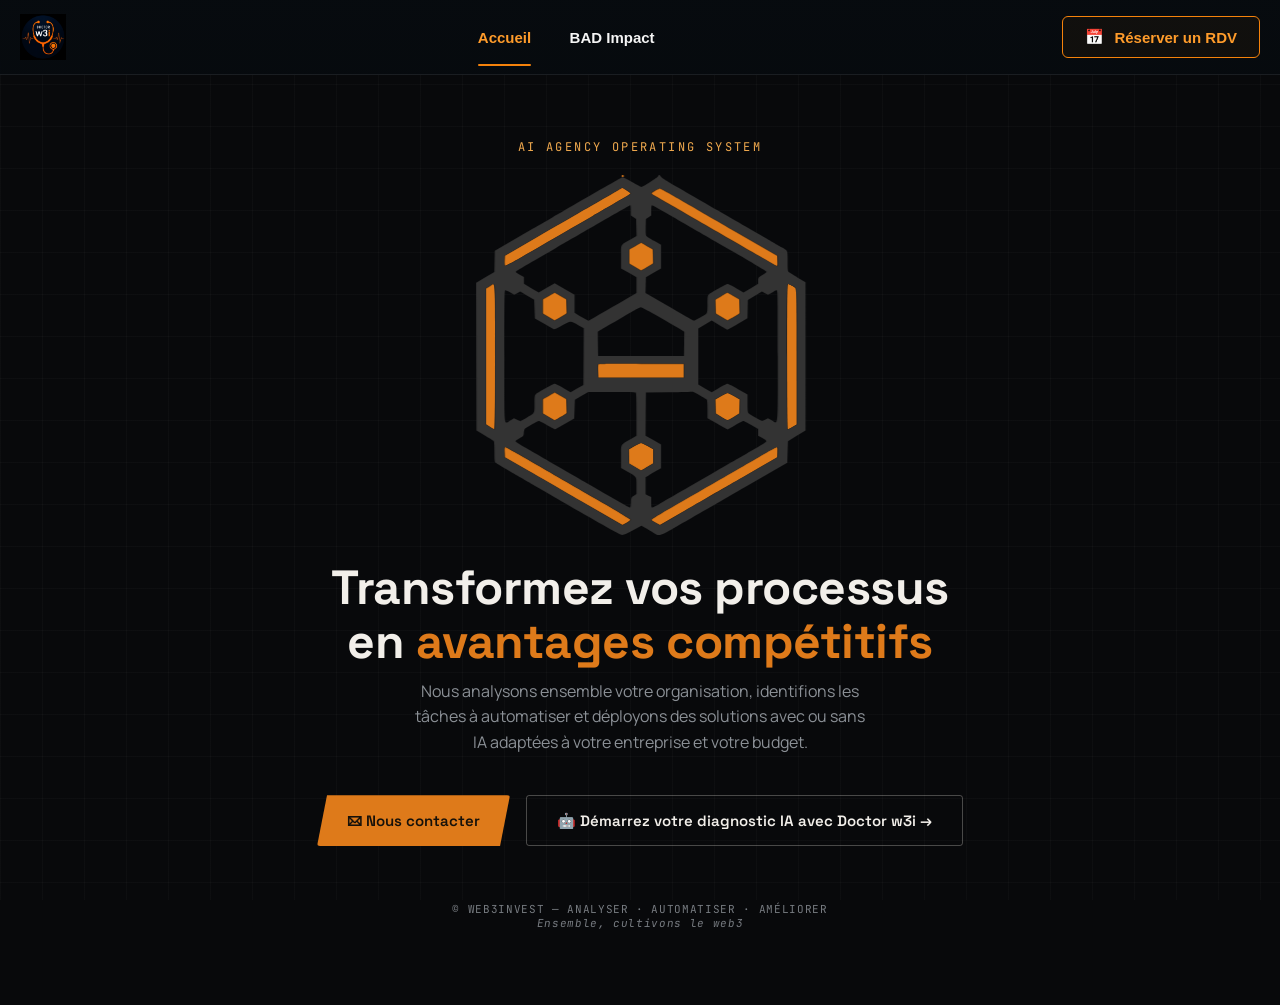
<file: index.html>
<!DOCTYPE html>
<html lang="fr">
<head>
  <meta charset="utf-8" />
  <title>Web3Invest — Ensemble, cultivons le web3</title>
  <meta name="viewport" content="width=device-width, initial-scale=1" />
  <meta name="description"
      content="Analyse, automatisation et déploiement d'agents IA pour les entreprises.">
  
  <!-- Open Graph -->
  <meta property="og:title"
        content="Web3Invest — AI Agency Operating System">

  <meta property="og:description"
        content="Analyse, automatisation et déploiement d'agents IA pour les entreprises.">

  <meta property="og:image"
        content="https://web3invest.fr/assets/w3i-og-banner-v2.png">

  <meta property="og:image:width"
        content="1200">

  <meta property="og:image:height"
        content="630">

  <meta property="og:type"
        content="website">

  <meta property="og:url"
        content="https://web3invest.fr">

  <meta property="og:site_name"
        content="Web3Invest">

  <meta name="twitter:card"
      content="summary_large_image">

  <link rel="stylesheet" href="styles.css" />
  <link rel="preconnect" href="https://fonts.googleapis.com">
  <link href="https://fonts.googleapis.com/css2?family=Space+Grotesk:wght@500;600;700&family=Manrope:wght@400;500;600;700&family=JetBrains+Mono:wght@500&display=swap" rel="stylesheet">

  <!-- Google tag (gtag.js) -->
  <script async src="https://www.googletagmanager.com/gtag/js?id=G-C62Q00LW13"></script>
  <script>
    window.dataLayer = window.dataLayer || [];
    function gtag(){dataLayer.push(arguments);}
    gtag('js', new Date());8

    gtag('config', 'G-C62Q00LW13');
  </script>

</head>
<body>

  <header class="site-header">
  <nav class="navbar" aria-label="Navigation principale">
    <!-- Remplacez le src par le chemin réel de votre logo -->
    <a class="navbar__brand" href="/" aria-label="Web3Invest — Accueil">
      <img
        class="navbar__logo"
        src="/assets/w3i-doctor-icon.png"
        alt="Web3Invest"
        width="128"
        height="48"
      />
    </a>

    <button
      class="navbar__toggle"
      type="button"
      aria-expanded="false"
      aria-controls="main-navigation"
      aria-label="Ouvrir le menu"
    >
      <span></span>
      <span></span>
      <span></span>
    </button>

    <div class="navbar__content" id="main-navigation">
      <ul class="navbar__links">
        <li>
          <a class="navbar__link navbar__link--active" href="/">Accueil</a>
        </li>

        <li>
          <a class="navbar__link" href="/bad-impact.html">
            BAD Impact
          </a>
        </li>
      </ul>

      <a
        class="navbar__cta"
        href="https://calendly.com/cedric-badmington"
        target="_blank"
        rel="noopener noreferrer"
      >
        <span aria-hidden="true">📅</span>
        Réserver un RDV
      </a>
    </div>
  </nav>
</header>

<style>
  :root {
    --w3i-bg: #070b0f;
    --w3i-bg-soft: rgba(7, 11, 15, 0.94);
    --w3i-text: #f5f5f5;
    --w3i-muted: #a5a9ae;
    --w3i-orange: #f5820b;
    --w3i-orange-light: #ff9c2b;
    --w3i-border: rgba(255, 255, 255, 0.08);
    --w3i-container: 1480px;
  }

  *,
  *::before,
  *::after {
    box-sizing: border-box;
  }

  body {
    margin: 0;
  }

  .site-header {
    position: sticky;
    top: 0;
    z-index: 1000;
    width: 100%;
    background:
      linear-gradient(
        180deg,
        rgba(7, 11, 15, 0.98),
        rgba(7, 11, 15, 0.92)
      );
    border-bottom: 1px solid var(--w3i-border);
    backdrop-filter: blur(14px);
    -webkit-backdrop-filter: blur(14px);
  }

  .navbar {
    width: min(100% - 40px, var(--w3i-container));
    min-height: 74px;
    margin-inline: auto;
    display: grid;
    grid-template-columns: auto 1fr;
    align-items: center;
    gap: 36px;
  }

  .navbar__brand {
    display: inline-flex;
    align-items: center;
    text-decoration: none;
  }

  .navbar__logo {
    display: block;
    width: auto;
    max-width: 138px;
    height: 46px;
    object-fit: contain;
  }

  .navbar__content {
    min-width: 0;
    display: grid;
    grid-template-columns: 1fr auto;
    align-items: center;
    gap: 32px;
  }

  .navbar__links {
    min-width: 0;
    margin: 0;
    padding: 0;
    display: flex;
    align-items: center;
    justify-content: center;
    gap: clamp(24px, 3vw, 58px);
    list-style: none;
  }

  .navbar__link {
    position: relative;
    display: inline-flex;
    min-height: 74px;
    align-items: center;
    color: var(--w3i-text);
    font-family: Inter, Arial, sans-serif;
    font-size: 15px;
    font-weight: 600;
    line-height: 1;
    text-decoration: none;
    white-space: nowrap;
    transition:
      color 180ms ease,
      opacity 180ms ease;
  }

  .navbar__link::after {
    content: "";
    position: absolute;
    right: 50%;
    bottom: 8px;
    left: 50%;
    height: 2px;
    background: var(--w3i-orange);
    border-radius: 999px;
    transition:
      right 180ms ease,
      left 180ms ease;
  }

  .navbar__link:hover,
  .navbar__link:focus-visible,
  .navbar__link--active {
    color: var(--w3i-orange-light);
  }

  .navbar__link:hover::after,
  .navbar__link:focus-visible::after,
  .navbar__link--active::after {
    right: 0;
    left: 0;
  }

  .navbar__cta {
    display: inline-flex;
    min-width: 128px;
    min-height: 42px;
    padding: 0 22px;
    align-items: center;
    justify-content: center;
    gap: 10px;
    border: 1px solid var(--w3i-orange);
    border-radius: 6px;
    color: var(--w3i-orange-light);
    background: rgba(245, 130, 11, 0.04);
    font-family: Inter, Arial, sans-serif;
    font-size: 15px;
    font-weight: 700;
    text-decoration: none;
    white-space: nowrap;
    transition:
      color 180ms ease,
      background 180ms ease,
      box-shadow 180ms ease,
      transform 180ms ease;
  }

  .navbar__cta:hover,
  .navbar__cta:focus-visible {
    color: #090b0d;
    background: var(--w3i-orange);
    box-shadow: 0 0 28px rgba(245, 130, 11, 0.25);
    transform: translateY(-1px);
  }

  .navbar__toggle {
    display: none;
    width: 44px;
    height: 44px;
    padding: 9px;
    border: 1px solid var(--w3i-border);
    border-radius: 6px;
    background: transparent;
    cursor: pointer;
  }

  .navbar__toggle span {
    display: block;
    width: 100%;
    height: 2px;
    margin-block: 5px;
    background: var(--w3i-text);
    border-radius: 999px;
    transition:
      transform 180ms ease,
      opacity 180ms ease;
  }

  .navbar__toggle[aria-expanded="true"] span:nth-child(1) {
    transform: translateY(7px) rotate(45deg);
  }

  .navbar__toggle[aria-expanded="true"] span:nth-child(2) {
    opacity: 0;
  }

  .navbar__toggle[aria-expanded="true"] span:nth-child(3) {
    transform: translateY(-7px) rotate(-45deg);
  }

  @media (max-width: 980px) {
    .navbar {
      min-height: 68px;
      grid-template-columns: auto auto;
      justify-content: space-between;
    }

    .navbar__toggle {
      display: block;
    }

    .navbar__content {
      position: absolute;
      top: 100%;
      right: 0;
      left: 0;
      display: none;
      padding: 20px;
      grid-template-columns: 1fr;
      gap: 20px;
      background: var(--w3i-bg-soft);
      border-bottom: 1px solid var(--w3i-border);
      box-shadow: 0 24px 50px rgba(0, 0, 0, 0.42);
    }

    .navbar__content.is-open {
      display: grid;
    }

    .navbar__links {
      flex-direction: column;
      align-items: stretch;
      gap: 4px;
    }

    .navbar__link {
      min-height: 46px;
      justify-content: center;
      border-radius: 6px;
    }

    .navbar__link::after {
      bottom: 2px;
    }

    .navbar__cta {
      width: 100%;
    }
  }

  @media (max-width: 520px) {
    .navbar {
      width: min(100% - 24px, var(--w3i-container));
    }

    .navbar__logo {
      max-width: 112px;
      height: 40px;
    }
  }

  @media (prefers-reduced-motion: reduce) {
    .navbar__link,
    .navbar__link::after,
    .navbar__cta,
    .navbar__toggle span {
      transition: none;
    }
  }
</style>

<script>
  (() => {
    const toggle = document.querySelector(".navbar__toggle");
    const menu = document.querySelector(".navbar__content");

    if (!toggle || !menu) return;

    const closeMenu = () => {
      toggle.setAttribute("aria-expanded", "false");
      toggle.setAttribute("aria-label", "Ouvrir le menu");
      menu.classList.remove("is-open");
    };

    toggle.addEventListener("click", () => {
      const isOpen = toggle.getAttribute("aria-expanded") === "true";

      toggle.setAttribute("aria-expanded", String(!isOpen));
      toggle.setAttribute(
        "aria-label",
        isOpen ? "Ouvrir le menu" : "Fermer le menu"
      );
      menu.classList.toggle("is-open", !isOpen);
    });

    menu.querySelectorAll("a").forEach((link) => {
      link.addEventListener("click", closeMenu);
    });

    window.addEventListener("resize", () => {
      if (window.innerWidth > 980) closeMenu();
    });
  })();
</script>

  <main class="w3i-page">
    <p class="w3i-eyebrow">AI Agency Operating System</p>

    <div class="w3i-logo-wrap">
      <svg class="w3i-logo-svg" viewBox="0 0 512 512" xmlns="http://www.w3.org/2000/svg">
        <defs>
          <path id="w3i-ff-bar-0" d="M257.0,-83.0 L257.0,257.0" fill="none"/><path id="w3i-ff-bar-1" d="M551.4,87.0 L257.0,257.0" fill="none"/><path id="w3i-ff-bar-2" d="M551.4,427.0 L257.0,257.0" fill="none"/><path id="w3i-ff-bar-3" d="M257.0,597.0 L257.0,257.0" fill="none"/><path id="w3i-ff-bar-4" d="M-37.4,427.0 L257.0,257.0" fill="none"/><path id="w3i-ff-bar-5" d="M-37.4,87.0 L257.0,257.0" fill="none"/><path id="w3i-ff-node-0" d="M257.0,-83.0 L257,116" fill="none"/><path id="w3i-ff-node-1" d="M551.4,87.0 L380,187" fill="none"/><path id="w3i-ff-node-2" d="M551.4,427.0 L380,328" fill="none"/><path id="w3i-ff-node-3" d="M257.0,597.0 L257,400" fill="none"/><path id="w3i-ff-node-4" d="M-37.4,427.0 L135,329" fill="none"/><path id="w3i-ff-node-5" d="M-37.4,87.0 L135,187" fill="none"/><path id="w3i-ff-edge-0" d="M87.0,-37.4 L121.5,22.3" fill="none"/><path id="w3i-ff-edge-1" d="M427.0,-37.4 L392.5,22.3" fill="none"/><path id="w3i-ff-edge-2" d="M597.0,257.0 L528.0,257.0" fill="none"/><path id="w3i-ff-edge-3" d="M427.0,551.4 L392.5,491.7" fill="none"/><path id="w3i-ff-edge-4" d="M87.0,551.4 L121.5,491.7" fill="none"/><path id="w3i-ff-edge-5" d="M-83.0,257.0 L-14.0,257.0" fill="none"/>
        </defs>

        <g class="w3i-bar"><path class="w3i-fill-secondary" d="M196.4,269.3C196.1,270.1 196.0,274.7 196.2,279.6L196.5,288.5L257.5,288.5L318.5,288.5L318.5,278.5L318.5,268.5L257.7,268.2C207.7,268.0 196.9,268.2 196.4,269.3Z"/></g>
        <g class="w3i-node w3i-node-0"><path class="w3i-fill-secondary" d="M249.0,100.9L240.5,105.7L240.5,116.0L240.5,126.3L249.0,131.3L257.4,136.3L262.4,133.6C265.1,132.1 269.1,129.7 271.2,128.4L275.1,125.9L274.8,115.8L274.5,105.6L266.2,100.8C261.6,98.2 257.8,96.0 257.7,96.0C257.6,96.0 253.7,98.2 249.0,100.9Z"/></g><g class="w3i-node w3i-node-1"><path class="w3i-fill-secondary" d="M371.2,172.2L362.9,177.1L363.2,187.2L363.5,197.3L371.9,202.3L380.4,207.3L385.4,204.5C388.2,202.9 392.2,200.6 394.3,199.3L398.1,196.9L397.8,186.8L397.5,176.6L389.2,171.8C384.6,169.2 380.5,167.0 380.2,167.1C379.8,167.1 375.8,169.4 371.2,172.2Z"/></g><g class="w3i-node w3i-node-2"><path class="w3i-fill-secondary" d="M370.7,314.5L362.9,319.1L363.2,329.2L363.5,339.3L371.5,344.1C375.9,346.8 380.0,348.9 380.5,348.9C381.1,348.9 385.1,346.8 389.5,344.1L397.5,339.3L397.8,329.2L398.1,319.1L390.3,314.5C386.0,312.0 381.6,310.0 380.5,310.0C379.4,310.0 375.0,312.0 370.7,314.5Z"/></g><g class="w3i-node w3i-node-3"><path class="w3i-fill-secondary" d="M247.7,385.5L239.9,390.1L240.2,400.3L240.5,410.4L249.0,415.4L257.4,420.4L262.4,417.6C265.1,416.1 269.1,413.7 271.2,412.4L275.0,410.0L275.0,400.0L275.0,390.0L267.3,385.5C263.0,383.0 258.6,381.0 257.5,381.0C256.4,381.0 252.0,383.0 247.7,385.5Z"/></g><g class="w3i-node w3i-node-4"><path class="w3i-fill-secondary" d="M126.0,313.9L117.5,318.7L117.5,329.0L117.5,339.3L125.9,344.3L134.4,349.3L138.8,346.9C141.3,345.6 145.3,343.3 147.7,341.8L152.1,339.0L151.8,328.8L151.5,318.6L143.2,313.8C138.6,311.2 134.8,309.0 134.7,309.0C134.6,309.0 130.7,311.2 126.0,313.9Z"/></g><g class="w3i-node w3i-node-5"><path class="w3i-fill-secondary" d="M126.0,171.9L117.5,176.7L117.5,187.0L117.5,197.3L126.0,202.3L134.4,207.3L139.4,204.6C142.1,203.1 146.1,200.7 148.2,199.4L152.1,196.9L151.8,186.8L151.5,176.6L143.2,171.8C138.6,169.2 134.8,167.0 134.7,167.0C134.6,167.0 130.7,169.2 126.0,171.9Z"/></g>
        <g class="w3i-edge w3i-edge-0"><path class="w3i-fill-secondary" d="M204.0,33.6C174.4,50.8 169.6,53.6 107.5,89.4L63.5,114.8L63.2,121.6C63.0,125.3 63.3,128.7 63.8,129.2C64.3,129.7 70.8,126.5 79.1,121.7C94.5,112.8 131.9,91.2 188.5,58.5C207.8,47.4 227.7,35.8 232.9,32.8C238.1,29.8 242.5,26.9 242.7,26.3C243.0,25.4 231.6,17.7 230.7,18.1C230.6,18.1 218.6,25.1 204.0,33.6ZM230.0,1.5C230.0,2.3 230.7,3.0 231.5,3.0C232.3,3.0 233.0,2.3 233.0,1.5C233.0,0.7 232.3,0.0 231.5,0.0C230.7,0.0 230.0,0.7 230.0,1.5Z"/></g><g class="w3i-edge w3i-edge-1"><path class="w3i-fill-secondary" d="M277.3,22.1C274.4,23.8 272.0,25.6 272.0,26.0C272.0,26.5 273.9,28.0 276.3,29.4C283.9,33.8 382.1,90.4 425.2,115.3C438.2,122.8 449.5,129.3 450.4,129.6C451.9,130.2 452.1,129.3 451.8,122.5L451.5,114.7L394.5,81.8C363.2,63.7 332.6,46.0 326.5,42.5C320.5,39.0 308.8,32.3 300.6,27.6C292.4,22.9 285.0,19.0 284.1,19.0C283.2,19.0 280.1,20.4 277.3,22.1Z"/></g><g class="w3i-edge w3i-edge-2"><path class="w3i-fill-secondary" d="M465.0,258.5C465.0,322.9 465.4,362.0 465.9,362.0C466.5,362.0 469.6,360.4 472.9,358.5L479.0,354.9L479.0,258.6C479.0,168.1 478.9,162.2 477.3,160.8C474.5,158.5 468.0,155.0 466.4,155.0C465.2,155.0 465.0,169.0 465.0,258.5Z"/></g><g class="w3i-edge w3i-edge-3"><path class="w3i-fill-secondary" d="M437.0,393.9C422.7,402.3 319.5,462.0 286.8,480.8C278.6,485.4 272.0,489.8 272.0,490.4C272.0,491.0 274.8,493.0 278.2,494.7L284.4,498.0L308.4,484.1C321.7,476.4 340.8,465.4 351.0,459.5C361.2,453.6 374.9,445.7 381.5,441.9C388.1,438.1 406.6,427.5 422.5,418.2L451.5,401.4L451.8,394.2C452.1,387.8 451.9,387.0 450.3,387.1C449.3,387.1 443.3,390.2 437.0,393.9Z"/></g><g class="w3i-edge w3i-edge-4"><path class="w3i-fill-secondary" d="M63.2,394.2L63.5,401.4L97.0,420.7C115.4,431.3 137.0,443.8 145.0,448.4C153.0,453.0 175.6,466.1 195.2,477.4L231.0,498.1L237.0,494.8C240.3,493.0 242.9,490.9 242.8,490.2C242.6,489.5 221.8,476.9 196.5,462.3C171.2,447.7 131.5,424.8 108.3,411.4C85.2,398.0 65.4,387.0 64.5,387.0C63.2,387.0 63.0,388.1 63.2,394.2Z"/></g><g class="w3i-edge w3i-edge-5"><path class="w3i-fill-secondary" d="M41.8,158.2L37.0,161.2L37.0,258.1L37.0,355.0L42.5,358.5C45.5,360.4 48.4,362.0 49.0,362.0C49.7,362.0 50.0,330.0 50.0,258.5C50.0,141.5 50.9,152.4 41.8,158.2Z"/></g>
        <path class="w3i-primary-group w3i-fill-primary" d="M281.8,1.8C281.4,3.3 260.1,17.0 258.1,17.0C257.7,17.0 251.6,13.8 244.7,9.9C237.7,6.0 231.3,3.0 230.6,3.3C229.8,3.6 209.9,15.0 186.3,28.6C162.8,42.2 138.6,56.2 132.5,59.7C126.5,63.2 105.3,75.4 85.5,86.8L49.5,107.6L49.2,122.7L48.9,137.8L36.0,145.4L23.0,153.1L23.2,258.3L23.5,363.4L34.7,370.0C40.9,373.7 46.6,377.3 47.5,378.0C48.7,379.0 49.0,381.9 49.0,393.5C49.0,405.8 49.2,407.9 50.8,409.2C51.7,410.1 60.2,415.1 69.5,420.5C89.6,432.1 94.1,434.6 169.7,478.4C213.5,503.7 228.7,512.0 231.2,512.0C233.3,512.0 238.5,509.7 246.2,505.4L258.0,498.8L266.3,503.6C270.8,506.2 275.7,509.2 277.2,510.2C282.2,513.6 286.1,512.7 300.9,504.2C317.1,494.8 331.2,486.7 407.5,442.6L465.5,409.1L466.0,393.8L466.5,378.5L479.0,370.9L491.5,363.3L491.5,258.0L491.5,152.6L480.4,146.0C474.3,142.4 468.5,138.9 467.6,138.1C466.3,137.0 466.0,134.5 466.0,122.5C466.0,106.6 466.6,107.9 457.5,102.7C450.0,98.5 439.8,92.6 367.0,50.5C334.8,31.9 303.4,13.7 297.1,10.2C290.5,6.4 285.5,2.9 285.3,1.9C284.6,-0.5 282.4,-0.6 281.8,1.8Z M237.0,21.6C240.4,23.6 242.9,25.7 242.7,26.3C242.5,26.9 238.1,29.8 232.9,32.8C227.7,35.8 207.8,47.4 188.5,58.5C131.9,91.2 94.5,112.8 79.1,121.7C70.8,126.5 64.3,129.7 63.8,129.2C63.3,128.7 63.0,125.3 63.2,121.6L63.5,114.8L107.5,89.4C169.6,53.6 174.4,50.8 204.0,33.6C218.6,25.1 230.6,18.1 230.7,18.1C230.8,18.0 233.6,19.6 237.0,21.6Z M300.6,27.6C308.8,32.3 320.5,39.0 326.5,42.5C332.6,46.0 363.2,63.7 394.5,81.8L451.5,114.7L451.8,122.5C452.1,129.3 451.9,130.2 450.4,129.6C449.5,129.3 438.2,122.8 425.2,115.3C382.1,90.4 283.9,33.8 276.3,29.4C273.9,28.0 272.0,26.5 272.0,26.0C272.0,24.9 282.1,19.1 284.1,19.0C285.0,19.0 292.4,22.9 300.6,27.6Z M243.0,50.3L243.0,57.7L246.8,60.1L250.5,62.5L250.8,74.7L251.1,86.8L241.8,92.1C227.8,99.9 229.0,97.7 229.0,116.6L229.0,132.8L240.0,139.0L251.0,145.3L251.0,156.6L251.0,167.9L241.8,173.3C230.7,179.8 204.0,195.2 191.6,202.3L182.7,207.4L177.4,204.6C174.4,203.0 170.0,200.5 167.5,198.9L163.0,196.0L163.0,183.2L163.0,170.3L148.8,162.1L134.7,153.9L123.3,160.5L112.0,167.0L101.5,160.9L91.0,154.8L91.0,150.0L91.0,145.1L85.0,141.8C81.7,140.0 79.1,138.1 79.3,137.5C79.6,136.6 88.7,131.2 136.0,104.0C147.3,97.5 175.6,81.1 199.0,67.6C222.4,54.1 241.8,43.0 242.3,43.0C242.7,43.0 243.0,46.3 243.0,50.3Z M293.2,54.1C303.8,60.3 318.4,68.7 325.6,72.9C332.9,77.1 360.6,93.1 387.4,108.5C414.1,123.9 436.0,137.0 436.0,137.6C436.0,138.2 434.1,139.7 431.8,141.0C424.9,144.7 424.0,145.9 424.0,150.6L424.0,154.8L413.6,160.9L403.2,167.0L392.8,161.0C387.2,157.7 381.7,155.0 380.6,155.0C378.8,155.0 357.2,166.9 353.8,169.8C352.3,171.1 352.0,173.1 352.0,183.5C352.0,193.9 351.7,195.9 350.3,197.2C347.8,199.3 334.0,207.0 332.8,207.0C332.2,207.0 330.3,206.2 328.6,205.1C326.9,204.1 311.6,195.3 294.7,185.5L263.9,167.8L264.2,156.6L264.5,145.5L275.3,139.1L286.0,132.8L286.0,116.0L286.0,99.2L276.1,93.6C270.7,90.6 265.8,87.4 265.1,86.6C264.3,85.7 264.0,81.5 264.2,73.9L264.5,62.5L268.3,60.1L272.0,57.7L272.0,50.3C272.0,46.3 272.4,43.0 272.9,43.0C273.4,43.0 282.6,48.0 293.2,54.1Z M266.2,100.8L274.5,105.6L274.8,115.8L275.1,125.9L271.2,128.4C269.1,129.7 265.1,132.1 262.4,133.6L257.4,136.3L249.0,131.3L240.5,126.3L240.5,116.0L240.5,105.7L249.0,100.9C253.7,98.2 257.6,96.0 257.7,96.0C257.8,96.0 261.6,98.2 266.2,100.8Z M50.0,258.5C50.0,330.0 49.7,362.0 49.0,362.0C48.4,362.0 45.5,360.4 42.5,358.5L37.0,355.0L37.0,258.1L37.0,161.2L41.8,158.2C50.9,152.4 50.0,141.5 50.0,258.5Z M471.7,157.2C479.8,161.8 479.0,150.8 479.0,258.6L479.0,354.9L472.9,358.5C469.6,360.4 466.5,362.0 465.9,362.0C465.4,362.0 465.0,322.9 465.0,258.5C465.0,169.0 465.2,155.0 466.4,155.0C467.2,155.0 469.6,156.0 471.7,157.2Z M71.6,167.1L77.1,170.2L81.4,168.0L85.7,165.7L95.6,171.6L105.5,177.5L106.0,190.7L106.5,204.0L119.1,211.3C126.0,215.4 132.4,219.0 133.4,219.3C134.5,219.8 138.7,217.9 145.8,213.8C157.9,206.9 156.8,206.9 168.8,213.9L176.0,218.1L175.8,258.3L175.5,298.5L166.4,303.8L157.3,309.1L146.9,303.0C141.2,299.7 135.7,297.0 134.6,297.0C132.8,297.0 111.2,308.9 107.8,311.8C106.3,313.1 106.0,315.1 106.0,325.5C106.0,339.6 106.8,338.2 94.2,345.5L85.8,350.3L81.3,348.1L76.8,345.9L71.5,349.0C62.1,354.4 63.0,364.3 63.0,258.0C63.0,174.7 63.2,164.0 64.5,164.0C65.3,164.0 68.5,165.4 71.6,167.1Z M452.0,258.0C452.0,364.3 452.9,354.4 443.3,348.9L438.0,345.8L434.4,347.9C432.5,349.1 430.5,350.0 429.9,350.0C428.7,350.0 413.2,341.2 410.8,339.2C409.3,337.9 409.0,335.9 409.0,325.0L409.0,312.2L395.6,304.6C388.2,300.4 381.4,297.0 380.4,297.0C379.4,297.0 374.0,299.7 368.3,303.0L358.0,309.0L348.5,303.5L339.0,297.9L339.0,258.0L339.0,218.2L348.5,212.7L358.0,207.1L369.0,213.6C375.0,217.1 380.1,220.0 380.4,220.0C380.7,220.0 387.3,216.4 395.0,211.9L408.9,203.8L409.2,190.7L409.5,177.6L419.5,171.7L429.5,165.8L433.8,168.1L438.1,170.3L442.3,168.0C444.6,166.8 446.9,165.3 447.5,164.9C448.0,164.4 449.2,164.0 450.2,164.0C451.9,164.0 452.0,168.1 452.0,258.0Z M143.2,171.8L151.5,176.6L151.8,186.8L152.1,196.9L148.2,199.4C146.1,200.7 142.1,203.1 139.4,204.6L134.4,207.3L126.0,202.3L117.5,197.3L117.5,187.0L117.5,176.7L126.0,171.9C130.7,169.2 134.6,167.0 134.7,167.0C134.8,167.0 138.6,169.2 143.2,171.8Z M389.2,171.8L397.5,176.6L397.8,186.8L398.1,196.9L394.3,199.3C392.2,200.6 388.2,202.9 385.4,204.5L380.4,207.3L371.9,202.3L363.5,197.3L363.2,187.2L362.9,177.1L371.2,172.2C375.8,169.4 379.8,167.1 380.2,167.1C380.5,167.0 384.6,169.2 389.2,171.8Z M283.3,201.9C296.6,209.6 310.1,217.5 313.3,219.4L319.0,222.9L318.8,240.2L318.5,257.5L257.5,257.5L196.5,257.5L196.2,240.3L196.0,223.1L199.7,220.6C201.8,219.3 212.7,212.9 224.0,206.5C235.3,200.0 247.0,193.2 250.0,191.4C253.0,189.6 256.3,188.0 257.3,188.0C258.3,188.0 270.0,194.3 283.3,201.9Z M318.5,278.5L318.5,288.5L257.5,288.5L196.5,288.5L196.2,279.6C196.0,274.7 196.1,270.1 196.4,269.3C196.9,268.2 207.7,268.0 257.7,268.2L318.5,268.5L318.5,278.5Z M249.8,309.5C250.7,309.8 251.0,316.9 251.0,340.3L251.0,370.8L241.8,376.0C227.8,384.0 229.0,381.7 229.0,400.6L229.0,416.8L238.3,422.1C251.9,429.8 251.0,428.4 251.0,442.0L251.0,453.7L247.3,456.1C243.5,458.5 243.5,458.6 243.2,465.8C243.0,470.1 242.5,473.0 241.8,473.0C240.9,473.0 229.0,466.3 180.0,438.0C173.1,434.0 158.7,425.7 148.0,419.5C137.3,413.3 122.9,405.0 116.0,401.0C109.1,397.0 98.0,390.6 91.3,386.8C84.5,382.9 79.0,379.3 79.0,378.6C79.0,378.0 81.6,376.1 84.8,374.4C90.3,371.5 90.5,371.2 90.8,366.9C91.0,364.5 91.6,362.0 92.1,361.4C93.5,359.7 110.5,350.0 112.1,350.0C112.9,350.0 118.2,352.7 123.9,356.0C129.6,359.4 134.8,361.9 135.4,361.7C136.0,361.4 142.4,357.8 149.5,353.7L162.5,346.2L163.0,332.8L163.5,319.5L173.1,314.0L182.6,308.5L215.6,308.8C233.7,308.9 249.1,309.2 249.8,309.5Z M340.7,313.1C345.5,315.9 350.1,318.6 350.8,319.2C351.6,319.9 352.0,324.0 352.0,333.0L352.0,345.8L366.0,353.9C373.7,358.4 380.3,362.0 380.6,362.0C380.9,362.0 385.8,359.3 391.4,356.0C397.1,352.7 402.3,350.0 403.0,350.0C403.8,350.0 408.8,352.5 414.2,355.6L424.0,361.2L424.0,366.0L424.0,370.9L430.0,374.2C433.4,376.0 435.9,378.1 435.8,378.8C435.6,379.6 430.8,382.9 425.0,386.2C419.2,389.6 408.7,395.6 401.5,399.8C394.4,403.9 366.7,419.9 340.0,435.3C313.3,450.7 287.7,465.5 283.1,468.2C278.5,470.8 274.1,473.0 273.4,473.0C272.3,473.0 272.0,471.2 272.0,465.5L272.0,458.0L268.0,456.0L264.0,454.0L264.0,442.0L264.0,430.0L267.8,427.6C269.8,426.3 274.8,423.4 278.8,421.1L286.0,416.9L286.0,400.0L286.0,383.2L275.0,377.0L264.0,370.8L264.2,340.2L264.5,309.5L297.0,309.0C314.9,308.7 330.0,308.4 330.7,308.2C331.3,308.1 335.8,310.3 340.7,313.1Z M143.2,313.8L151.5,318.6L151.8,328.8L152.1,339.0L147.7,341.8C145.3,343.3 141.3,345.6 138.8,346.9L134.4,349.3L125.9,344.3L117.5,339.3L117.5,329.0L117.5,318.7L126.0,313.9C130.7,311.2 134.6,309.0 134.7,309.0C134.8,309.0 138.6,311.2 143.2,313.8Z M390.3,314.5L398.1,319.1L397.8,329.2L397.5,339.3L389.5,344.1C385.1,346.8 381.1,348.9 380.5,348.9C380.0,348.9 375.9,346.8 371.5,344.1L363.5,339.3L363.2,329.2L362.9,319.1L370.7,314.5C375.0,312.0 379.4,310.0 380.5,310.0C381.6,310.0 386.0,312.0 390.3,314.5Z M267.3,385.5L275.0,390.0L275.0,400.0L275.0,410.0L271.2,412.4C269.1,413.7 265.1,416.1 262.4,417.6L257.4,420.4L249.0,415.4L240.5,410.4L240.2,400.3L239.9,390.1L247.7,385.5C252.0,383.0 256.4,381.0 257.5,381.0C258.6,381.0 263.0,383.0 267.3,385.5Z M108.3,411.4C131.5,424.8 171.2,447.7 196.5,462.3C221.8,476.9 242.6,489.5 242.8,490.2C242.9,490.9 240.3,493.0 237.0,494.8L231.0,498.1L195.2,477.4C175.6,466.1 153.0,453.0 145.0,448.4C137.0,443.8 115.4,431.3 97.0,420.7L63.5,401.4L63.2,394.2C63.0,388.1 63.2,387.0 64.5,387.0C65.4,387.0 85.2,398.0 108.3,411.4Z M451.8,394.2L451.5,401.4L422.5,418.2C406.6,427.5 388.1,438.1 381.5,441.9C374.9,445.7 361.2,453.6 351.0,459.5C340.8,465.4 321.7,476.4 308.4,484.1L284.4,498.0L278.2,494.7C274.8,493.0 272.0,491.0 272.0,490.4C272.0,489.8 278.6,485.4 286.8,480.8C319.5,462.0 422.7,402.3 437.0,393.9C443.3,390.2 449.3,387.1 450.3,387.1C451.9,387.0 452.1,387.8 451.8,394.2Z"/>

        <g class="w3i-fireflies" aria-hidden="true">
          <circle class="w3i-firefly" r="2.3">
            <animateMotion dur="12s" begin="0s" repeatCount="indefinite" calcMode="linear">
              <mpath href="#w3i-ff-bar-0"/>
            </animateMotion>
            <animate
              attributeName="opacity"
              values="0;0;1;1;0"
              keyTimes="0;0.12;0.20;0.72;1"
              dur="12s"
              begin="0s"
              repeatCount="indefinite"
            />
          </circle>
          <circle class="w3i-firefly" r="2.3">
            <animateMotion dur="12s" begin="1s" repeatCount="indefinite" calcMode="linear">
              <mpath href="#w3i-ff-bar-1"/>
            </animateMotion>
            <animate
              attributeName="opacity"
              values="0;0;1;1;0"
              keyTimes="0;0.12;0.20;0.72;1"
              dur="12s"
              begin="1s"
              repeatCount="indefinite"
            />
          </circle>
          <circle class="w3i-firefly" r="2.3">
            <animateMotion dur="12s" begin="2s" repeatCount="indefinite" calcMode="linear">
              <mpath href="#w3i-ff-bar-2"/>
            </animateMotion>
            <animate
              attributeName="opacity"
              values="0;0;1;1;0"
              keyTimes="0;0.12;0.20;0.72;1"
              dur="12s"
              begin="2s"
              repeatCount="indefinite"
            />
          </circle>
          <circle class="w3i-firefly" r="2.3">
            <animateMotion dur="12s" begin="3s" repeatCount="indefinite" calcMode="linear">
              <mpath href="#w3i-ff-bar-3"/>
            </animateMotion>
            <animate
              attributeName="opacity"
              values="0;0;1;1;0"
              keyTimes="0;0.12;0.20;0.72;1"
              dur="12s"
              begin="3s"
              repeatCount="indefinite"
            />
          </circle>
          <circle class="w3i-firefly" r="2.3">
            <animateMotion dur="12s" begin="4s" repeatCount="indefinite" calcMode="linear">
              <mpath href="#w3i-ff-bar-4"/>
            </animateMotion>
            <animate
              attributeName="opacity"
              values="0;0;1;1;0"
              keyTimes="0;0.12;0.20;0.72;1"
              dur="12s"
              begin="4s"
              repeatCount="indefinite"
            />
          </circle>
          <circle class="w3i-firefly" r="2.3">
            <animateMotion dur="12s" begin="5s" repeatCount="indefinite" calcMode="linear">
              <mpath href="#w3i-ff-bar-5"/>
            </animateMotion>
            <animate
              attributeName="opacity"
              values="0;0;1;1;0"
              keyTimes="0;0.12;0.20;0.72;1"
              dur="12s"
              begin="5s"
              repeatCount="indefinite"
            />
          </circle>
          <circle class="w3i-firefly" r="2.3">
            <animateMotion dur="12s" begin="6s" repeatCount="indefinite" calcMode="linear">
              <mpath href="#w3i-ff-node-0"/>
            </animateMotion>
            <animate
              attributeName="opacity"
              values="0;0;1;1;0"
              keyTimes="0;0.12;0.20;0.72;1"
              dur="12s"
              begin="6s"
              repeatCount="indefinite"
            />
          </circle>
          <circle class="w3i-firefly" r="2.3">
            <animateMotion dur="12s" begin="7s" repeatCount="indefinite" calcMode="linear">
              <mpath href="#w3i-ff-node-1"/>
            </animateMotion>
            <animate
              attributeName="opacity"
              values="0;0;1;1;0"
              keyTimes="0;0.12;0.20;0.72;1"
              dur="12s"
              begin="7s"
              repeatCount="indefinite"
            />
          </circle>
          <circle class="w3i-firefly" r="2.3">
            <animateMotion dur="12s" begin="8s" repeatCount="indefinite" calcMode="linear">
              <mpath href="#w3i-ff-node-2"/>
            </animateMotion>
            <animate
              attributeName="opacity"
              values="0;0;1;1;0"
              keyTimes="0;0.12;0.20;0.72;1"
              dur="12s"
              begin="8s"
              repeatCount="indefinite"
            />
          </circle>
          <circle class="w3i-firefly" r="2.3">
            <animateMotion dur="12s" begin="9s" repeatCount="indefinite" calcMode="linear">
              <mpath href="#w3i-ff-node-3"/>
            </animateMotion>
            <animate
              attributeName="opacity"
              values="0;0;1;1;0"
              keyTimes="0;0.12;0.20;0.72;1"
              dur="12s"
              begin="9s"
              repeatCount="indefinite"
            />
          </circle>
          <circle class="w3i-firefly" r="2.3">
            <animateMotion dur="12s" begin="10s" repeatCount="indefinite" calcMode="linear">
              <mpath href="#w3i-ff-node-4"/>
            </animateMotion>
            <animate
              attributeName="opacity"
              values="0;0;1;1;0"
              keyTimes="0;0.12;0.20;0.72;1"
              dur="12s"
              begin="10s"
              repeatCount="indefinite"
            />
          </circle>
          <circle class="w3i-firefly" r="2.3">
            <animateMotion dur="12s" begin="11s" repeatCount="indefinite" calcMode="linear">
              <mpath href="#w3i-ff-node-5"/>
            </animateMotion>
            <animate
              attributeName="opacity"
              values="0;0;1;1;0"
              keyTimes="0;0.12;0.20;0.72;1"
              dur="12s"
              begin="11s"
              repeatCount="indefinite"
            />
          </circle>
        </g>
      </svg>
    </div>

    <h1 class="w3i-slogan">
      Transformez vos processus<br>
      en <em>avantages compétitifs</em>
    </h1>

    <p class="w3i-sub">
      Nous analysons ensemble votre organisation, identifions les tâches à automatiser
      et déployons des solutions avec ou sans IA adaptées à votre entreprise et votre budget.
    </p>

    <div class="w3i-ctas">
      <a class="w3i-btn w3i-btn-primary" href="mailto:contact@web3invest.fr">🖂 Nous contacter</a>
      <a class="w3i-btn w3i-btn-secondary" href="https://doctor.web3invest.fr" target="_blank" rel="noopener">🤖 Démarrez votre diagnostic IA avec Doctor w3i →</a>
    </div>

    <p class="w3i-footer" style="color: #a7adb4">
      <span>© WEB3INVEST — ANALYSER · AUTOMATISER · AMÉLIORER</span>
      <br />
      <em>Ensemble, cultivons le web3</em>
    </p>
  </main>


</body>
</html>
</file>
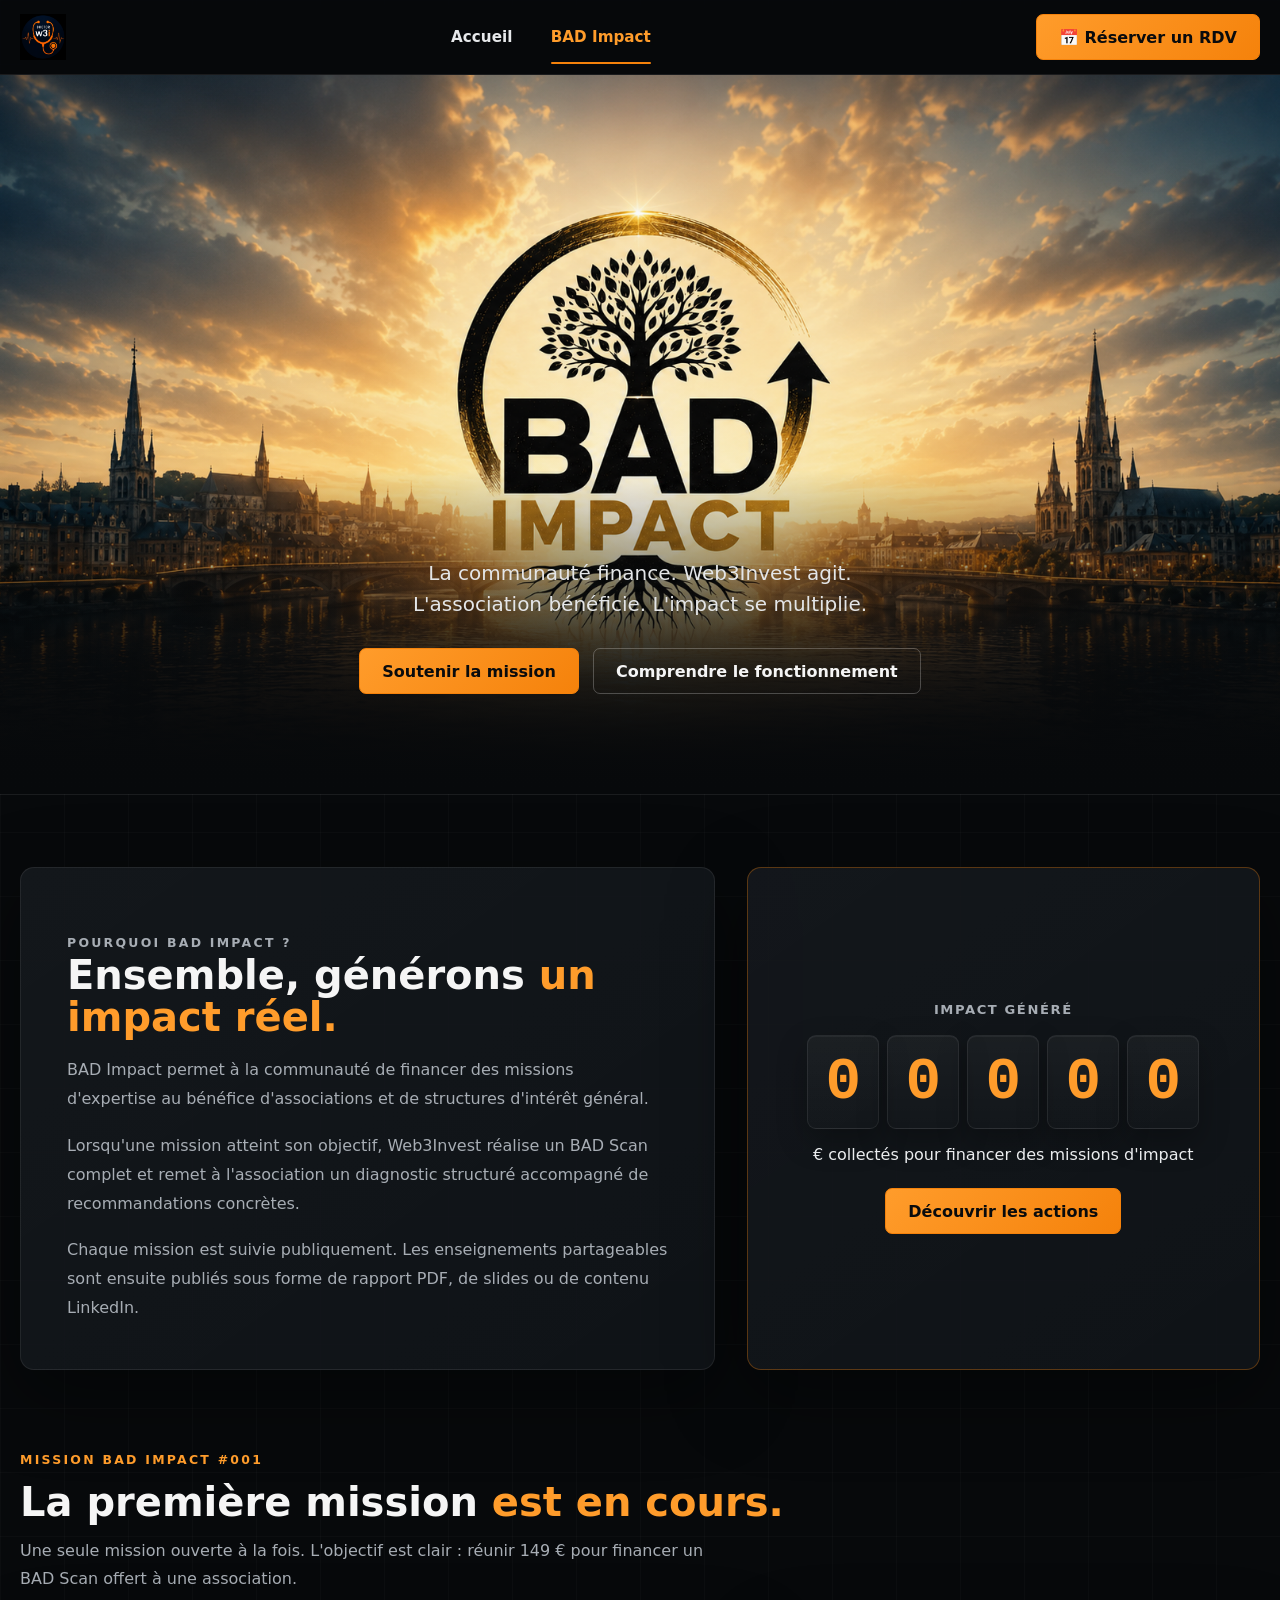
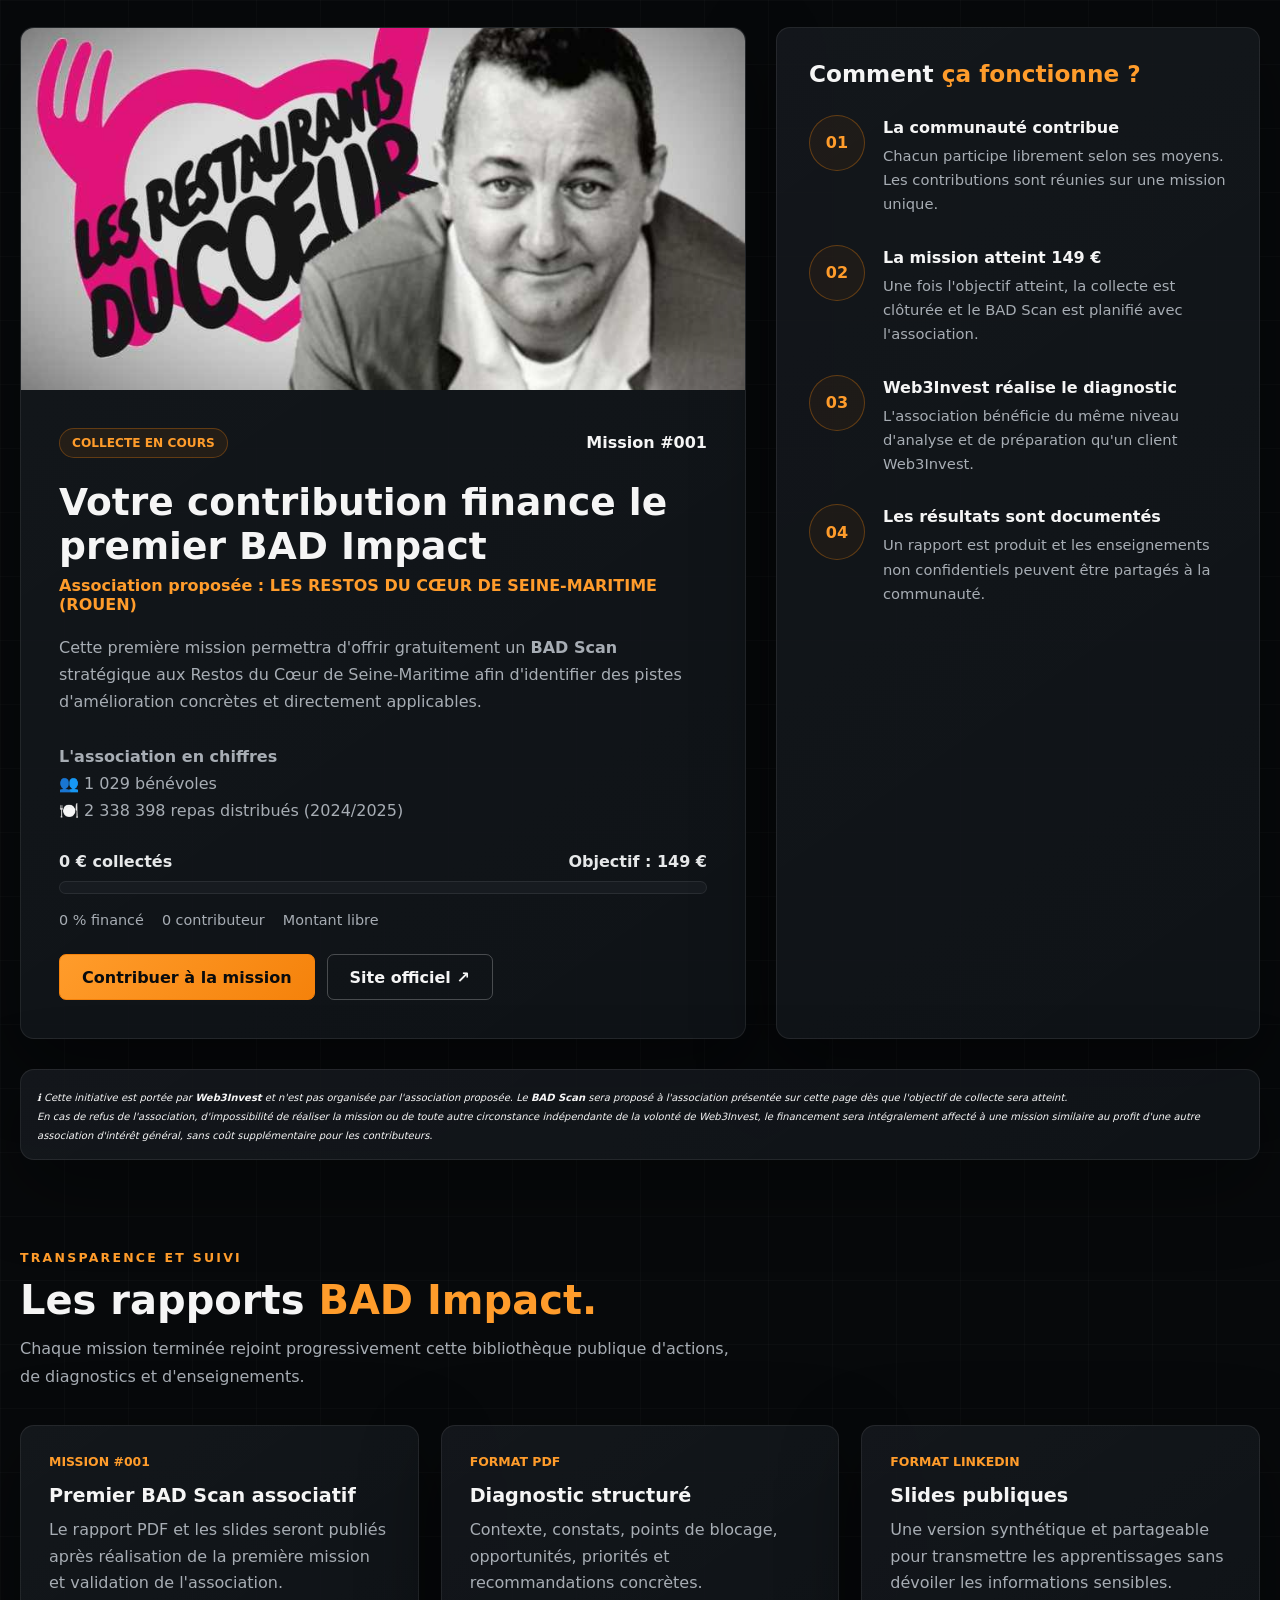
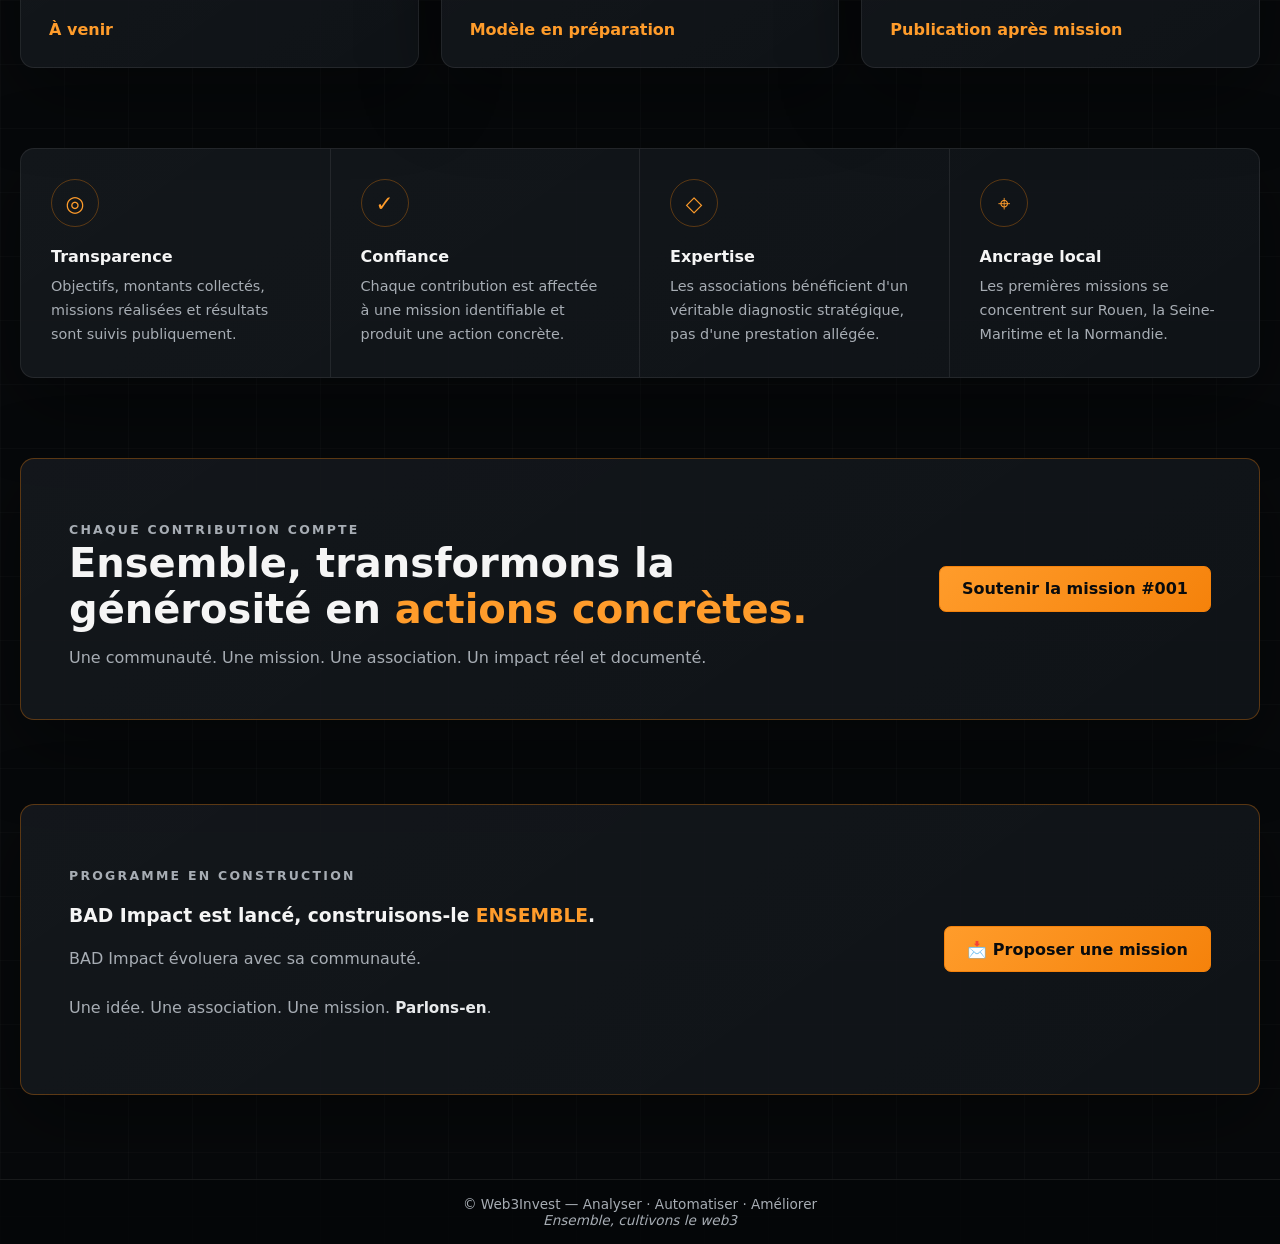
<file: bad-impact.html>
<!doctype html>
<html lang="fr">
<head>
  <meta charset="utf-8" />
  <meta name="viewport" content="width=device-width, initial-scale=1" />

  <title>BAD Impact — Web3Invest</title>

  <meta
    name="description"
    content="BAD Impact transforme les contributions de la communauté en diagnostics stratégiques offerts à des associations."
  />

  <!-- Open Graph -->
  <meta property="og:title"
        content="BAD Impact — Web3Invest">

  <meta property="og:description"
        content="BAD Impact transforme les contributions de la communauté en diagnostics stratégiques offerts à des associations.">

  <meta property="og:image"
        content="https://web3invest.fr/assets/BAD-Impact.png">

  <meta property="og:image:width"
        content="1200">

  <meta property="og:image:height"
        content="630">

  <meta property="og:type"
        content="website">

  <meta property="og:url"
        content="https://web3invest.fr">

  <meta property="og:site_name"
        content="Web3Invest">

  <meta name="twitter:card"
      content="summary_large_image">

  <!-- Google tag (gtag.js) -->
  <script async src="https://www.googletagmanager.com/gtag/js?id=G-C62Q00LW13"></script>
  <script>
    window.dataLayer = window.dataLayer || [];
    function gtag(){dataLayer.push(arguments);}
    gtag('js', new Date());8

    gtag('config', 'G-C62Q00LW13');
  </script>

  <style>
    :root {
      --bg: #07090b;
      --bg-soft: #0d1115;
      --card: rgba(15, 19, 23, 0.88);
      --card-hover: rgba(19, 24, 29, 0.96);

      --text: #f5f5f5;
      --muted: #a7adb4;

      --orange: #f5820b;
      --orange-light: #ff9c2b;
      --orange-dark: #b95800;

      --border: rgba(245, 130, 11, 0.32);
      --border-soft: rgba(255, 255, 255, 0.08);

      --success: #28c98b;

      --container: 1440px;
      --radius: 14px;
      --shadow: 0 24px 80px rgba(0, 0, 0, 0.42);
    }

    * {
      box-sizing: border-box;
    }

    html {
      scroll-behavior: smooth;
    }

    body {
      margin: 0;
      color: var(--text);
      background:
        linear-gradient(rgba(255, 255, 255, 0.018) 1px, transparent 1px),
        linear-gradient(90deg, rgba(255, 255, 255, 0.018) 1px, transparent 1px),
        var(--bg);
      background-size: 64px 64px;
      font-family:
        Inter,
        ui-sans-serif,
        system-ui,
        -apple-system,
        BlinkMacSystemFont,
        "Segoe UI",
        sans-serif;
    }

    img {
      display: block;
      max-width: 100%;
    }

    a {
      color: inherit;
    }

    button,
    input,
    select,
    textarea {
      font: inherit;
    }

    .container {
      width: min(100% - 40px, var(--container));
      margin-inline: auto;
    }

    .orange {
      color: var(--orange-light);
    }

    .eyebrow {
      margin: 0 0 14px;
      color: var(--orange-light);
      font-size: 0.78rem;
      font-weight: 800;
      letter-spacing: 0.18em;
      text-transform: uppercase;
    }

    .section-title {
      margin: 0;
      font-size: clamp(1.7rem, 4vw, 2.5rem);
      line-height: 1.05;
    }

    .section-intro {
      max-width: 720px;
      margin: 14px 0 0;
      color: var(--muted);
      font-size: 1rem;
      line-height: 1.75;
    }

    .card {
      border: 1px solid var(--border-soft);
      border-radius: var(--radius);
      background:
        linear-gradient(
          145deg,
          rgba(255, 255, 255, 0.025),
          rgba(255, 255, 255, 0.008)
        ),
        var(--card);
      box-shadow: var(--shadow);
    }

    .button {
      display: inline-flex;
      min-height: 46px;
      padding: 0 22px;
      align-items: center;
      justify-content: center;
      gap: 10px;
      border: 1px solid var(--orange);
      border-radius: 7px;
      color: #090b0d;
      background: linear-gradient(135deg, var(--orange-light), var(--orange));
      font-weight: 800;
      text-decoration: none;
      cursor: pointer;
      transition:
        transform 180ms ease,
        box-shadow 180ms ease,
        filter 180ms ease;
    }

    .button:hover {
      transform: translateY(-2px);
      box-shadow: 0 16px 35px rgba(245, 130, 11, 0.24);
      filter: brightness(1.05);
    }

    .button--secondary {
      color: var(--text);
      background: transparent;
      border-color: rgba(255, 255, 255, 0.24);
    }

    .button--secondary:hover {
      border-color: var(--orange);
    }

    /* =========================
       NAVBAR
    ========================== */

    .site-header {
      position: sticky;
      top: 0;
      z-index: 1000;
      border-bottom: 1px solid var(--border-soft);
      background: rgba(7, 9, 11, 0.92);
      backdrop-filter: blur(16px);
    }

    .navbar {
      min-height: 74px;
      display: grid;
      grid-template-columns: auto 1fr auto;
      align-items: center;
      gap: 36px;
    }

    .navbar__brand {
      display: inline-flex;
      align-items: center;
      gap: 12px;
      text-decoration: none;
    }

    .navbar__logo {
      width: 122px;
      display: block;
      width: auto;
      max-width: 138px;
      height: 46px;
      object-fit: contain;
    }

    .navbar__links {
      margin: 0;
      padding: 0;
      display: flex;
      justify-content: center;
      gap: clamp(22px, 3vw, 54px);
      list-style: none;
    }

    .navbar__link {
      position: relative;
      min-height: 74px;
      display: inline-flex;
      align-items: center;
      color: #e7e9eb;
      font-size: 0.95rem;
      font-weight: 650;
      text-decoration: none;
    }

    .navbar__link::after {
      content: "";
      position: absolute;
      right: 50%;
      bottom: 10px;
      left: 50%;
      height: 2px;
      border-radius: 999px;
      background: var(--orange);
      transition:
        left 180ms ease,
        right 180ms ease;
    }

    .navbar__link:hover,
    .navbar__link--active {
      color: var(--orange-light);
    }

    .navbar__link:hover::after,
    .navbar__link--active::after {
      right: 0;
      left: 0;
    }

    .navbar__toggle {
      display: none;
      width: 44px;
      height: 44px;
      padding: 9px;
      border: 1px solid var(--border-soft);
      border-radius: 7px;
      background: transparent;
      cursor: pointer;
    }

    .navbar__toggle span {
      display: block;
      width: 100%;
      height: 2px;
      margin: 5px 0;
      border-radius: 999px;
      background: var(--text);
    }

    /* =========================
       HERO
    ========================== */

    .hero {
    position: relative;

    /* Format proche du 16:9 de l'image */
    min-height: clamp(680px, 56.25vw, 960px);

    display: flex;
    align-items: flex-end;
    justify-content: center;

    overflow: hidden;
    border-bottom: 1px solid var(--border-soft);

    background-image:
        linear-gradient(
        180deg,
        rgba(7, 9, 11, 0.02) 0%,
        rgba(7, 9, 11, 0.02) 55%,
        rgba(7, 9, 11, 0.82) 84%,
        var(--bg) 100%
        ),
        url("/assets/BAD-Impact-hero.png");

    background-repeat: no-repeat;
    background-position: center center;
    background-size: cover;
    }

    .hero::after {
      content: "";
      position: absolute;
      inset: auto 0 0;
      height: 32%;
      background: linear-gradient(transparent, var(--bg));
      pointer-events: none;
    }

    .hero__content {
      position: relative;
      z-index: 2;
      width: min(100% - 40px, 920px);
      margin-bottom: 100px;
      text-align: center;
    }

    .hero__content h1 {
      margin: 0;
      font-size: clamp(2.4rem, 7vw, 5rem);
      line-height: 0.95;
      text-transform: uppercase;
    }

    .hero__content p {
      max-width: 780px;
      margin: 18px auto 0;
      color: #e4e6e8;
      font-size: clamp(1rem, 2.2vw, 1.25rem);
      line-height: 1.55;
    }

    .hero__actions {
      margin-top: 28px;
      display: flex;
      justify-content: center;
      flex-wrap: wrap;
      gap: 14px;
    }

    /* =========================
       INTRO + COMPTEUR
    ========================== */

    .impact-intro {
      padding: 72px 0;
    }

    .impact-intro__grid {
      display: grid;
      grid-template-columns: minmax(0, 1.15fr) minmax(360px, 0.85fr);
      gap: 32px;
      align-items: stretch;
    }

    .impact-copy,
    .impact-counter {
      padding: clamp(26px, 4vw, 46px);
    }

    .impact-copy p {
      margin: 18px 0 0;
      color: var(--muted);
      line-height: 1.8;
    }

    .impact-counter {
      display: grid;
      place-items: center;
      text-align: center;
      border-color: var(--border);
    }

    .counter-label {
      margin-bottom: 18px;
      color: var(--muted);
      font-size: 0.82rem;
      font-weight: 800;
      letter-spacing: 0.12em;
      text-transform: uppercase;
    }

    .counter {
      display: flex;
      justify-content: center;
      gap: 8px;
    }

    .counter__digit {
      min-width: clamp(45px, 7vw, 72px);
      min-height: clamp(62px, 9vw, 94px);
      display: grid;
      place-items: center;
      border: 1px solid var(--border-soft);
      border-radius: 9px;
      color: var(--orange-light);
      background:
        linear-gradient(
          180deg,
          rgba(255, 255, 255, 0.045),
          rgba(255, 255, 255, 0.01)
        );
      font-family: "Courier New", monospace;
      font-size: clamp(2rem, 5vw, 3.7rem);
      font-weight: 800;
      box-shadow:
        inset 0 1px rgba(255, 255, 255, 0.05),
        0 12px 30px rgba(0, 0, 0, 0.28);
    }

    .counter-subtitle {
      margin: 16px 0 24px;
      color: #ebedef;
    }

    /* =========================
       MISSION
    ========================== */

    .mission-section {
      padding: 10px 0 80px;
    }

    .mission-layout {
      margin-top: 34px;
      display: grid;
      grid-template-columns: minmax(0, 1.2fr) minmax(340px, 0.8fr);
      gap: 30px;
    }

    .mission {
      overflow: hidden;
    }

    .mission__image {
      aspect-ratio: 16 / 8;
      overflow: hidden;
      background: #111;
    }

    .mission__image img {
      width: 100%;
      height: 100%;
      object-fit: cover;
    }

    .mission__body {
      padding: clamp(24px, 4vw, 38px);
    }

    .mission__topline {
      display: flex;
      align-items: center;
      justify-content: space-between;
      gap: 18px;
    }

    .mission__status {
      display: inline-flex;
      min-height: 30px;
      padding: 0 12px;
      align-items: center;
      border: 1px solid rgba(245, 130, 11, 0.3);
      border-radius: 999px;
      color: var(--orange-light);
      background: rgba(245, 130, 11, 0.08);
      font-size: 0.76rem;
      font-weight: 800;
      text-transform: uppercase;
    }

    .mission h3 {
      margin: 22px 0 8px;
      font-size: clamp(1.55rem, 3vw, 2.35rem);
    }

    .mission__association {
      margin: 0;
      color: var(--orange-light);
      font-weight: 700;
    }

    .mission__description {
      margin: 20px 0 0;
      color: var(--muted);
      line-height: 1.7;
    }

    .progress {
      margin-top: 28px;
    }

    .progress__labels {
      margin-bottom: 10px;
      display: flex;
      justify-content: space-between;
      gap: 12px;
      color: #e6e8e9;
      font-weight: 700;
    }

    .progress__track {
      height: 13px;
      overflow: hidden;
      border: 1px solid var(--border-soft);
      border-radius: 999px;
      background: #171b20;
    }

    .progress__bar {
      width: 62%;
      height: 100%;
      border-radius: inherit;
      background:
        linear-gradient(90deg, var(--orange-dark), var(--orange-light));
      box-shadow: 0 0 22px rgba(245, 130, 11, 0.28);
    }

    .mission__stats {
      margin: 18px 0 0;
      display: flex;
      flex-wrap: wrap;
      gap: 18px;
      color: var(--muted);
      font-size: 0.9rem;
    }

    .mission__actions {
      margin-top: 26px;
      display: flex;
      flex-wrap: wrap;
      gap: 12px;
    }

    /* =========================
       FONCTIONNEMENT
    ========================== */

    .steps {
      padding: 32px;
    }

    .steps h3 {
      margin: 0 0 28px;
      font-size: 1.45rem;
    }

    .steps__list {
      margin: 0;
      padding: 0;
      display: grid;
      gap: 28px;
      list-style: none;
    }

    .step {
      display: grid;
      grid-template-columns: 56px 1fr;
      gap: 18px;
      align-items: start;
    }

    .step__number {
      width: 56px;
      height: 56px;
      display: grid;
      place-items: center;
      border: 1px solid var(--border);
      border-radius: 50%;
      color: var(--orange-light);
      font-weight: 900;
      background: rgba(245, 130, 11, 0.05);
    }

    .step h4 {
      margin: 3px 0 7px;
      font-size: 1rem;
    }

    .step p {
      margin: 0;
      color: var(--muted);
      font-size: 0.92rem;
      line-height: 1.65;
    }

    /* =========================
       RAPPORTS
    ========================== */

    .reports {
      padding: 10px 0 80px;
    }

    .reports__grid {
      margin-top: 34px;
      display: grid;
      grid-template-columns: repeat(3, minmax(0, 1fr));
      gap: 22px;
    }

    .report {
      min-height: 100%;
      padding: 28px;
      display: flex;
      flex-direction: column;
      transition:
        transform 180ms ease,
        border-color 180ms ease,
        background 180ms ease;
    }

    .report:hover {
      transform: translateY(-4px);
      border-color: var(--border);
      background: var(--card-hover);
    }

    .report__date {
      color: var(--orange-light);
      font-size: 0.78rem;
      font-weight: 800;
    }

    .report h3 {
      margin: 15px 0 10px;
      font-size: 1.2rem;
    }

    .report p {
      margin: 0;
      flex: 1;
      color: var(--muted);
      line-height: 1.65;
    }

    .report__links {
      margin-top: 24px;
      display: flex;
      flex-wrap: wrap;
      gap: 12px;
    }

    .text-link {
      color: var(--orange-light);
      font-weight: 750;
      text-decoration: none;
    }

    .text-link:hover {
      text-decoration: underline;
    }

    /* =========================
       PRINCIPES
    ========================== */

    .principles {
      padding: 0 0 80px;
    }

    .principles__grid {
      display: grid;
      grid-template-columns: repeat(4, minmax(0, 1fr));
      overflow: hidden;
    }

    .principle {
      min-height: 210px;
      padding: 30px;
      border-right: 1px solid var(--border-soft);
    }

    .principle:last-child {
      border-right: none;
    }

    .principle__icon {
      width: 48px;
      height: 48px;
      display: grid;
      place-items: center;
      border: 1px solid var(--border);
      border-radius: 50%;
      color: var(--orange-light);
      font-size: 1.35rem;
    }

    .principle h3 {
      margin: 20px 0 9px;
      font-size: 1rem;
    }

    .principle p {
      margin: 0;
      color: var(--muted);
      font-size: 0.9rem;
      line-height: 1.65;
    }

    /* =========================
       CTA FINAL
    ========================== */

    .final-cta {
      padding: 0 0 84px;
    }

    .final-cta__inner {
      padding: clamp(28px, 5vw, 48px);
      display: grid;
      grid-template-columns: 1fr auto;
      gap: 28px;
      align-items: center;
      border-color: var(--border);
    }

    .final-cta h2 {
      margin: 0;
      font-size: clamp(1.6rem, 4vw, 2.5rem);
    }

    .final-cta p {
      margin: 12px 0 0;
      color: var(--muted);
      line-height: 1.7;
    }

    /* =========================
       FOOTER
    ========================== */

    .site-footer {
      border-top: 1px solid var(--border-soft);
      background: rgba(4, 6, 8, 0.8);
    }

    .footer__inner {
      min-height: 64px;
      display: flex;
      align-items: center;
      justify-content: space-between;
      gap: 30px;
    }

    .footer__logo {
      width: 110px;
    }

    .footer__copy {
      color: var(--muted);
      font-size: 0.85rem;
      text-align: center;
    }

    .footer__links {
      display: flex;
      gap: 18px;
    }

    .footer__links a {
      color: var(--muted);
      text-decoration: none;
    }

    .footer__links a:hover {
      color: var(--orange-light);
    }

    /* =========================
       RESPONSIVE
    ========================== */

    @media (max-width: 1050px) {
      .impact-intro__grid,
      .mission-layout {
        grid-template-columns: 1fr;
      }

      .reports__grid {
        grid-template-columns: repeat(2, minmax(0, 1fr));
      }

      .principles__grid {
        grid-template-columns: repeat(2, minmax(0, 1fr));
      }

      .principle:nth-child(2) {
        border-right: none;
      }

      .principle:nth-child(-n + 2) {
        border-bottom: 1px solid var(--border-soft);
      }
    }

    @media (max-width: 920px) {
      .navbar {
        grid-template-columns: auto auto;
        justify-content: space-between;
      }

      .navbar__toggle {
        display: block;
      }

      .navbar__cta {
        display: none;
      }

      .navbar__links {
        position: absolute;
        top: 74px;
        right: 0;
        left: 0;
        display: none;
        padding: 22px;
        flex-direction: column;
        gap: 2px;
        border-bottom: 1px solid var(--border-soft);
        background: rgba(7, 9, 11, 0.98);
      }

      .navbar__links.is-open {
        display: flex;
      }

      .navbar__link {
        min-height: 48px;
        justify-content: center;
      }

      .hero {
        min-height: 680px;
        background-position: center top;
      }
    }

    @media (max-width: 700px) {
      .container {
        width: min(100% - 24px, var(--container));
      }

      .hero {
        min-height: 620px;
      }

      .hero__content {
        margin-bottom: 0;
      }

      .reports__grid,
      .principles__grid {
        grid-template-columns: 1fr;
      }

      .principle,
      .principle:nth-child(2) {
        border-right: none;
        border-bottom: 1px solid var(--border-soft);
      }

      .principle:last-child {
        border-bottom: none;
      }

      .final-cta__inner {
        grid-template-columns: 1fr;
      }

      .final-cta__actions {
        display: flex;
        flex-direction: column;
      }

      .footer__inner {
        padding: 26px 0;
        flex-direction: column;
        text-align: center;
      }
    }
  </style>
</head>

<body>
  <!-- NAVBAR -->
  <header class="site-header">
    <nav class="navbar container" aria-label="Navigation principale">
      <a class="navbar__brand" href="/" aria-label="Web3Invest — Accueil">
        <img
          class="navbar__logo"
          src="/assets/w3i-doctor-icon.png"
          alt="Web3Invest"
          width="128"
          height="48"
        />
      </a>

      <button
        class="navbar__toggle"
        type="button"
        aria-label="Ouvrir le menu"
        aria-expanded="false"
        aria-controls="main-navigation"
      >
        <span></span>
        <span></span>
        <span></span>
      </button>

      <ul class="navbar__links" id="main-navigation">
        <li>
          <a class="navbar__link" href="/">Accueil</a>
        </li>

        <li>
          <a
            class="navbar__link navbar__link--active"
            href="/bad-impact"
            aria-current="page"
          >
            BAD Impact
          </a>
        </li>

      </ul>

      <a
        class="button navbar__cta"
        href="https://calendly.com/cedric-badmington"
        target="_blank"
        rel="noopener noreferrer"
      >
        📅 Réserver un RDV
      </a>
    </nav>
  </header>

  <main>
    <!-- HERO -->
    <section class="hero">
    <div class="hero__content">
        <p class="hero__tagline">
        La communauté finance. Web3Invest agit.<br />
        L'association bénéficie. L'impact se multiplie.
        </p>

        <div class="hero__actions">
        <a class="button" href="#mission">
            Soutenir la mission
        </a>

        <a class="button button--secondary" href="#fonctionnement">
            Comprendre le fonctionnement
        </a>
        </div>
    </div>
    </section>

    <!-- PRÉSENTATION + COMPTEUR GLOBAL -->
    <section class="impact-intro">
      <div class="container impact-intro__grid">
        <article class="card impact-copy">
          <p class="eyebrow">Pourquoi BAD Impact ?</p>

          <h2 class="section-title">
            Ensemble, générons
            <span class="orange">un impact réel.</span>
          </h2>

          <p>
            BAD Impact permet à la communauté de financer des missions
            d'expertise au bénéfice d'associations et de structures
            d'intérêt général.
          </p>

          <p>
            Lorsqu'une mission atteint son objectif, Web3Invest réalise
            un BAD Scan complet et remet à l'association un diagnostic
            structuré accompagné de recommandations concrètes.
          </p>

          <p>
            Chaque mission est suivie publiquement. Les enseignements
            partageables sont ensuite publiés sous forme de rapport PDF,
            de slides ou de contenu LinkedIn.
          </p>
        </article>

        <aside class="card impact-counter">
          <div>
            <div class="counter-label">Impact généré</div>

            <div
              class="counter"
              id="impact-counter"
              data-value="00000"
              aria-label="0 euro collecté"
            >
              <span class="counter__digit">0</span>
              <span class="counter__digit">0</span>
              <span class="counter__digit">0</span>
              <span class="counter__digit">0</span>
              <span class="counter__digit">0</span>
            </div>

            <p class="counter-subtitle">
              € collectés pour financer des missions d'impact
            </p>

            <a class="button" href="#reports">
              Découvrir les actions
            </a>
          </div>
        </aside>
      </div>
    </section>

    <!-- MISSION EN COURS -->
    <section class="mission-section" id="mission">
      <div class="container">
        <p class="eyebrow">Mission BAD Impact #001</p>

        <h2 class="section-title">
          La première mission
          <span class="orange">est en cours.</span>
        </h2>

        <p class="section-intro">
          Une seule mission ouverte à la fois. L'objectif est clair :
          réunir 149 € pour financer un BAD Scan offert à une association.
        </p>

        <div class="mission-layout">
          <article class="card mission">
            <div class="mission__image">
              <img
                src="/assets/les-restos-du-coeurs.jpg"
                alt="Association bénéficiaire de la mission BAD Impact"
              />
            </div>

            <div class="mission__body">
              <div class="mission__topline">
                <span class="mission__status">Collecte en cours</span>
                <strong>Mission #001</strong>
              </div>

              <h3>Votre contribution finance le premier BAD Impact</h3>

              <p class="mission__association">
                Association proposée : LES RESTOS DU CŒUR DE SEINE-MARITIME (ROUEN)
              </p>

              <p class="mission__description">
                Cette première mission permettra d'offrir gratuitement un <strong>BAD Scan</strong> stratégique aux Restos du Cœur de Seine-Maritime 
                afin d'identifier des pistes d'amélioration concrètes et directement applicables.
                <br /><br />
                <strong>L'association en chiffres</strong><br />
                👥 1 029 bénévoles <br/>
                🍽️ 2 338 398 repas distribués (2024/2025)
              </p>

              <div class="progress">
                <div class="progress__labels">
                  <span>
                    <strong id="mission-collected">0 €</strong>
                    collectés
                  </span>

                  <span>
                    Objectif :
                    <strong>149 €</strong>
                  </span>
                </div>

                <div
                  class="progress__track"
                  role="progressbar"
                  aria-valuemin="0"
                  aria-valuemax="149"
                  aria-valuenow="0"
                >
                  <div
                    class="progress__bar"
                    id="mission-progress"
                    style="width: 0%"
                  ></div>
                </div>
              </div>

              <div class="mission__stats">
                <span id="mission-percentage">0 % financé</span>
                <span id="mission-contributors">0 contributeur</span>
                <span>Montant libre</span>
              </div>

              <div class="mission__actions">
                <a
                  class="button"
                  href="https://donate.stripe.com/7sY5kDbvo2Hp1FDfL8afS00"
                  target="_blank"
                  rel="noopener noreferrer"
                >
                  Contribuer à la mission
                </a>

                <a class="button button--secondary" target="_blank" href="https://www.restosducoeur.org/associations-departementales/les-restos-du-coeur-de-seine-maritime-rouen/">
                  Site officiel ↗
                </a>
              </div>
            </div>
          </article>

          <!-- FONCTIONNEMENT -->
          <aside class="card steps" id="fonctionnement">
            <h3>
              Comment
              <span class="orange">ça fonctionne ?</span>
            </h3>

            <ol class="steps__list">
              <li class="step">
                <div class="step__number">01</div>

                <div>
                  <h4>La communauté contribue</h4>

                  <p>
                    Chacun participe librement selon ses moyens.
                    Les contributions sont réunies sur une mission unique.
                  </p>
                </div>
              </li>

              <li class="step">
                <div class="step__number">02</div>

                <div>
                  <h4>La mission atteint 149 €</h4>

                  <p>
                    Une fois l'objectif atteint, la collecte est clôturée
                    et le BAD Scan est planifié avec l'association.
                  </p>
                </div>
              </li>

              <li class="step">
                <div class="step__number">03</div>

                <div>
                  <h4>Web3Invest réalise le diagnostic</h4>

                  <p>
                    L'association bénéficie du même niveau d'analyse et
                    de préparation qu'un client Web3Invest.
                  </p>
                </div>
              </li>

              <li class="step">
                <div class="step__number">04</div>

                <div>
                  <h4>Les résultats sont documentés</h4>

                  <p>
                    Un rapport est produit et les enseignements non
                    confidentiels peuvent être partagés à la communauté.
                  </p>
                </div>
              </li>
            </ol>
          </aside>

          <div class="card steps" id="informations" style="width: 100%; grid-column: 1/-1; padding: 1rem">
          <em style="font-size: x-small;">
            ℹ️ Cette initiative est portée par <strong>Web3Invest</strong> et n'est pas organisée par l'association proposée. Le <strong>BAD Scan</strong> sera proposé à l'association présentée sur cette page dès que l'objectif de collecte sera atteint.<br />
            En cas de refus de l'association, d'impossibilité de réaliser la mission ou de toute autre circonstance indépendante de la volonté de Web3Invest, le financement sera intégralement affecté à une mission similaire au profit d'une autre association d'intérêt général, sans coût supplémentaire pour les contributeurs.
          </em>
        </div>
        </div>
      </div>
    </section>

    <!-- RAPPORTS -->
    <section class="reports" id="reports">
      <div class="container">
        <p class="eyebrow">Transparence et suivi</p>

        <h2 class="section-title">
          Les rapports
          <span class="orange">BAD Impact.</span>
        </h2>

        <p class="section-intro">
          Chaque mission terminée rejoint progressivement cette bibliothèque
          publique d'actions, de diagnostics et d'enseignements.
        </p>

        <div class="reports__grid">
          <article class="card report">
            <span class="report__date">MISSION #001</span>

            <h3>Premier BAD Scan associatif</h3>

            <p>
              Le rapport PDF et les slides seront publiés après réalisation
              de la première mission et validation de l'association.
            </p>

            <div class="report__links">
              <span class="text-link">À venir</span>
            </div>
          </article>

          <article class="card report">
            <span class="report__date">FORMAT PDF</span>

            <h3>Diagnostic structuré</h3>

            <p>
              Contexte, constats, points de blocage, opportunités,
              priorités et recommandations concrètes.
            </p>

            <div class="report__links">
              <span class="text-link">Modèle en préparation</span>
            </div>
          </article>

          <article class="card report">
            <span class="report__date">FORMAT LINKEDIN</span>

            <h3>Slides publiques</h3>

            <p>
              Une version synthétique et partageable pour transmettre
              les apprentissages sans dévoiler les informations sensibles.
            </p>

            <div class="report__links">
              <span class="text-link">Publication après mission</span>
            </div>
          </article>
        </div>
      </div>
    </section>

    <!-- PRINCIPES -->
    <section class="principles">
      <div class="container">
        <div class="card principles__grid">
          <article class="principle">
            <div class="principle__icon">◎</div>

            <h3>Transparence</h3>

            <p>
              Objectifs, montants collectés, missions réalisées et résultats
              sont suivis publiquement.
            </p>
          </article>

          <article class="principle">
            <div class="principle__icon">✓</div>

            <h3>Confiance</h3>

            <p>
              Chaque contribution est affectée à une mission identifiable
              et produit une action concrète.
            </p>
          </article>

          <article class="principle">
            <div class="principle__icon">◇</div>

            <h3>Expertise</h3>

            <p>
              Les associations bénéficient d'un véritable diagnostic
              stratégique, pas d'une prestation allégée.
            </p>
          </article>

          <article class="principle">
            <div class="principle__icon">⌖</div>

            <h3>Ancrage local</h3>

            <p>
              Les premières missions se concentrent sur Rouen,
              la Seine-Maritime et la Normandie.
            </p>
          </article>
        </div>
      </div>
    </section>

    <!-- CTA FINAL -->
    <section class="final-cta">
      <div class="container">
        <div class="card final-cta__inner">
          <div>
            <p class="eyebrow">Chaque contribution compte</p>

            <h2>
              Ensemble, transformons la générosité
              en <span class="orange">actions concrètes.</span>
            </h2>

            <p>
              Une communauté. Une mission. Une association.
              Un impact réel et documenté.
            </p>
          </div>

          <div class="final-cta__actions">
            <a
              class="button"
              href="https://donate.stripe.com/7sY5kDbvo2Hp1FDfL8afS00"
              target="_blank"
              rel="noopener noreferrer"
            >
              Soutenir la mission #001
            </a>
          </div>
        </div>
      </div>
    </section>

    <section class="final-cta">
      <div class="container">
        <div class="card final-cta__inner">
          <div>
            <p class="eyebrow">PROGRAMME EN CONSTRUCTION</p>

            <h3>
              BAD Impact est lancé, construisons-le <span class="orange">ENSEMBLE</span>.
            </h3>

            <p>
              BAD Impact évoluera avec sa communauté. <br />
              Une idée. Une association. Une mission. <a class="navbar__link" href="mailto:contact@web3invest.fr">Parlons-en</a>.
            </p>
          </div>
          <div class="final-cta__actions">
            <a
              class="button"
              href="mailto:contact@web3invest.fr?subject=Proposition%20de%20mission%20BAD%20Impact"
              target="_blank"
              rel="noopener noreferrer"
            >
              📩 Proposer une mission
            </a>
          </div>
        </div>
      </div>
    </section>
  </main>

  <!-- FOOTER -->
  <footer class="site-footer">
    <div class="container footer__inner">

      <div>&nbsp;</div>

      <div class="footer__copy">
        <span>© Web3Invest — Analyser · Automatiser · Améliorer</span>
        <br />
        <em>Ensemble, cultivons le web3</em>
      </div>

      <div>&nbsp;</div>

    </div>
  </footer>

  <script>
    (() => {
      const toggle = document.querySelector(".navbar__toggle");
      const menu = document.querySelector(".navbar__links");

      if (toggle && menu) {
        toggle.addEventListener("click", () => {
          const isOpen = toggle.getAttribute("aria-expanded") === "true";

          toggle.setAttribute("aria-expanded", String(!isOpen));
          menu.classList.toggle("is-open", !isOpen);
        });

        menu.querySelectorAll("a").forEach((link) => {
          link.addEventListener("click", () => {
            toggle.setAttribute("aria-expanded", "false");
            menu.classList.remove("is-open");
          });
        });
      }

      /*
       * Données MVP.
       *
       * Tu pourras remplacer ces valeurs par un fetch vers ton Worker :
       *
       * fetch("/api/bad-impact/missions/BAD-IMPACT-001")
       *   .then(response => response.json())
       *   .then(renderMission);
       */

      const mission = {
        targetCents: 14900,
        collectedCents: 0,
        contributors: 0,
        totalImpactCents: 0
      };

      const formatEuros = (cents) =>
        new Intl.NumberFormat("fr-FR", {
          style: "currency",
          currency: "EUR",
          maximumFractionDigits: 0
        }).format(cents / 100);

      const renderMission = (data) => {
        const target = Math.max(data.targetCents, 1);
        const percentage = Math.min(
          100,
          Math.round((data.collectedCents / target) * 100)
        );

        const collected = document.querySelector("#mission-collected");
        const contributors = document.querySelector("#mission-contributors");
        const percentageText = document.querySelector("#mission-percentage");
        const progress = document.querySelector("#mission-progress");
        const progressTrack = document.querySelector(
          ".progress__track"
        );

        if (collected) {
          collected.textContent = formatEuros(data.collectedCents);
        }

        if (contributors) {
          contributors.textContent =
            `${data.contributors} contributeur` +
            (data.contributors > 1 ? "s" : "");
        }

        if (percentageText) {
          percentageText.textContent = `${percentage} % financé`;
        }

        if (progress) {
          progress.style.width = `${percentage}%`;
        }

        if (progressTrack) {
          progressTrack.setAttribute(
            "aria-valuenow",
            String(data.collectedCents / 100)
          );
        }

        const totalEuros = Math.floor(data.totalImpactCents / 100);
        const digits = String(totalEuros).padStart(5, "0").slice(-5);
        const counterDigits = document.querySelectorAll(".counter__digit");

        counterDigits.forEach((element, index) => {
          element.textContent = digits[index];
        });

        const counter = document.querySelector("#impact-counter");

        if (counter) {
          counter.setAttribute(
            "aria-label",
            `${totalEuros} euros collectés`
          );
        }
      };

      renderMission(mission);
    })();
  </script>
</body>
</html>
</file>
<file: styles.css>
:root {
    --bg: #08090B;
    --ink: #F2EFEA;
    --ink-muted: #8B9096;
    --contour: #333; /*#8B9096;*/
    --gold: #DE7A1A;
    --gold-light: #F0A94E;
    --font-display: 'Space Grotesk', sans-serif;
    --font-body: 'Manrope', sans-serif;
    --font-mono: 'JetBrains Mono', monospace;
  }

  * { box-sizing: border-box; }
  html, body { margin: 0; padding: 0; }
  html { scroll-behavior: smooth; }
  body {
    background: var(--bg);
    color: var(--ink);
    font-family: var(--font-body);
    min-height: 100vh;
    overflow-x: hidden;
    position: relative;
  }

  body::before {
    content: "";
    position: fixed;
    inset: 0;
    background-image:
      linear-gradient(rgba(242,239,234,0.028) 1px, transparent 1px),
      linear-gradient(90deg, rgba(242,239,234,0.028) 1px, transparent 1px);
    background-size: 42px 42px;
    pointer-events: none;
    z-index: 0;
  }

  .w3i-page {
    position: relative;
    z-index: 1;
    min-height: 100vh;
    display: flex;
    flex-direction: column;
    align-items: center;
    justify-content: center;
    padding: 64px 24px;
    text-align: center;
  }

  .w3i-eyebrow {
    font-family: var(--font-mono);
    font-size: 12px;
    letter-spacing: 0.2em;
    text-transform: uppercase;
    color: var(--gold-light);
    margin: 0 0 8px;
  }

  .w3i-logo-wrap {
    width: min(360px, 62vw);
    aspect-ratio: 1;
    margin: 12px 0 8px;
    position: relative;
  }
  .w3i-logo-svg { width: 100%; height: 100%; overflow: visible; display:block; }

  .w3i-fill-primary { fill: var(--contour); }
  .w3i-fill-secondary { fill: var(--gold); }

  .w3i-firefly {
    fill: var(--gold-light);
    filter: drop-shadow(0 0 3px var(--gold-light));
  }

  .w3i-slogan {
    font-family: var(--font-display);
    font-weight: 700;
    font-size: clamp(28px, 4.4vw, 48px);
    letter-spacing: -0.01em;
    margin: 18px 0 10px;
    line-height: 1.12;
  }
  .w3i-slogan em {
    font-style: normal;
    color: var(--gold);
  }

  .w3i-sub {
    font-size: 16px;
    color: var(--ink-muted);
    max-width: 46ch;
    margin: 0 0 40px;
    line-height: 1.6;
  }

  .w3i-ctas {
    display: flex;
    gap: 16px;
    flex-wrap: wrap;
    justify-content: center;
  }

  .w3i-btn {
    font-family: var(--font-display);
    font-weight: 600;
    font-size: 15px;
    padding: 15px 30px;
    border-radius: 3px;
    text-decoration: none;
    display: inline-flex;
    align-items: center;
    gap: 10px;
    transition: transform .18s ease, box-shadow .18s ease, background .18s ease;
    clip-path: polygon(10px 0, 100% 0, calc(100% - 10px) 100%, 0 100%);
  }
  .w3i-btn-primary {
    background: var(--gold);
    color: #16110A;
  }
  .w3i-btn-primary:hover {
    transform: translateY(-2px);
    box-shadow: 0 8px 24px rgba(222,122,26,0.28);
  }
  .w3i-btn-secondary {
    background: transparent;
    color: var(--ink);
    border: 1px solid rgba(242,239,234,0.28);
    clip-path: none;
    border-radius: 3px;
  }
  .w3i-btn-secondary:hover {
    border-color: var(--gold);
    color: var(--gold-light);
    transform: translateY(-2px);
  }

  .w3i-footer {
    margin-top: 56px;
    font-family: var(--font-mono);
    font-size: 11px;
    letter-spacing: 0.06em;
    color: var(--ink-muted);
    opacity: .7;
  }

  .w3i-mascot {
    position: fixed;
    right: -30px;
    bottom: -40px;
    width: 240px;
    z-index: 0;
    opacity: 0;
    filter: grayscale(15%) brightness(0.92) contrast(1.04);
    animation: w3iMascotIn 1.4s ease forwards 1.2s;
    pointer-events: none;
    user-select: none;
  }
  @keyframes w3iMascotIn {
    from { opacity: 0; transform: translateY(24px); }
    to   { opacity: .85; transform: translateY(0); }
  }
  @media (max-width: 720px) {
    .w3i-mascot { width: 150px; right: -20px; bottom: -24px; }
  }

  


  /* =========================================================
     LOGO — timeline unique
     0.00 → 1.00 s : barre centrale
     1.00 → 1.58 s : nodes, sens horaire depuis le haut
     1.62 → 2.20 s : arêtes extérieures
     2.22 → 2.62 s : structure principale
     ========================================================= */

  .w3i-bar,
  .w3i-node,
  .w3i-edge,
  .w3i-primary-group {
    opacity: 0;
  }

  .w3i-bar {
    transform: scaleX(0);
    transform-origin: left center;
    transform-box: fill-box;
    animation: w3iBar 1s linear forwards;
  }

  .w3i-node {
    transform: scale(.3);
    transform-origin: center;
    transform-box: fill-box;
    animation: w3iNode .18s cubic-bezier(.2, .9, .3, 1.35) forwards;
  }

  /* Haut → haut-droite → bas-droite → bas → bas-gauche → haut-gauche */
  .w3i-node-3 { animation-delay: 1.00s; }

  .w3i-node-4 { animation-delay: 1.08s; }
  .w3i-node-5 { animation-delay: 1.16s; }

  .w3i-node-0 { animation-delay: 1.24s; }
  .w3i-node-1 { animation-delay: 1.32s; }
  .w3i-node-2 { animation-delay: 1.40s; }
  

  .w3i-edge {
    animation: w3iEdge .22s ease-out forwards;
  }

  .w3i-edge-0 { animation-delay: 1.62s; }
  .w3i-edge-1 { animation-delay: 1.70s; }
  .w3i-edge-2 { animation-delay: 1.78s; }

  .w3i-edge-3 { animation-delay: 1.62s; }
  .w3i-edge-4 { animation-delay: 1.70s; }
  .w3i-edge-5 { animation-delay: 1.78s; }

  .w3i-primary-group {
    animation: w3iPrimary .40s ease-out 2.22s forwards;
  }

  @keyframes w3iBar {
    0% {
      opacity: 1;
      transform: scaleX(0);
      fill: #fff;
    }
    92% {
      opacity: 1;
      transform: scaleX(.92);
      fill: #fff;
    }
    100% {
      opacity: 1;
      transform: scaleX(1);
      fill: var(--gold);
    }
  }

  @keyframes w3iNode {
    0% {
      opacity: 0;
      transform: scale(.3);
      fill: #fff;
    }
    55% {
      opacity: 1;
      transform: scale(1.18);
      fill: #fff;
    }
    100% {
      opacity: 1;
      transform: scale(1);
      fill: var(--gold);
    }
  }

  @keyframes w3iEdge {
    0% {
      opacity: 0;
      fill: #fff;
    }
    45% {
      opacity: 1;
      fill: #fff;
    }
    100% {
      opacity: 1;
      fill: var(--gold);
    }
  }

  @keyframes w3iPrimary {
    0% {
      opacity: 0;
      fill: #fff;
    }
    100% {
      opacity: 1;
      fill: var(--contour);
    }
  }

  /* Les lucioles utilisent uniquement SMIL dans le SVG.
     Pas de seconde animation CSS concurrente. */
  .w3i-firefly {
    fill: var(--gold-light);
    opacity: 0;
    filter: drop-shadow(0 0 3px var(--gold-light));
    pointer-events: none;
  }
  @media (prefers-reduced-motion: reduce) {
    html { scroll-behavior: auto; }

    .w3i-bar,
    .w3i-node,
    .w3i-edge,
    .w3i-primary-group,
    .w3i-mascot {
      animation: none !important;
      opacity: 1 !important;
      transform: none !important;
    }

    .w3i-firefly {
      display: none;
    }
  }
</file>
